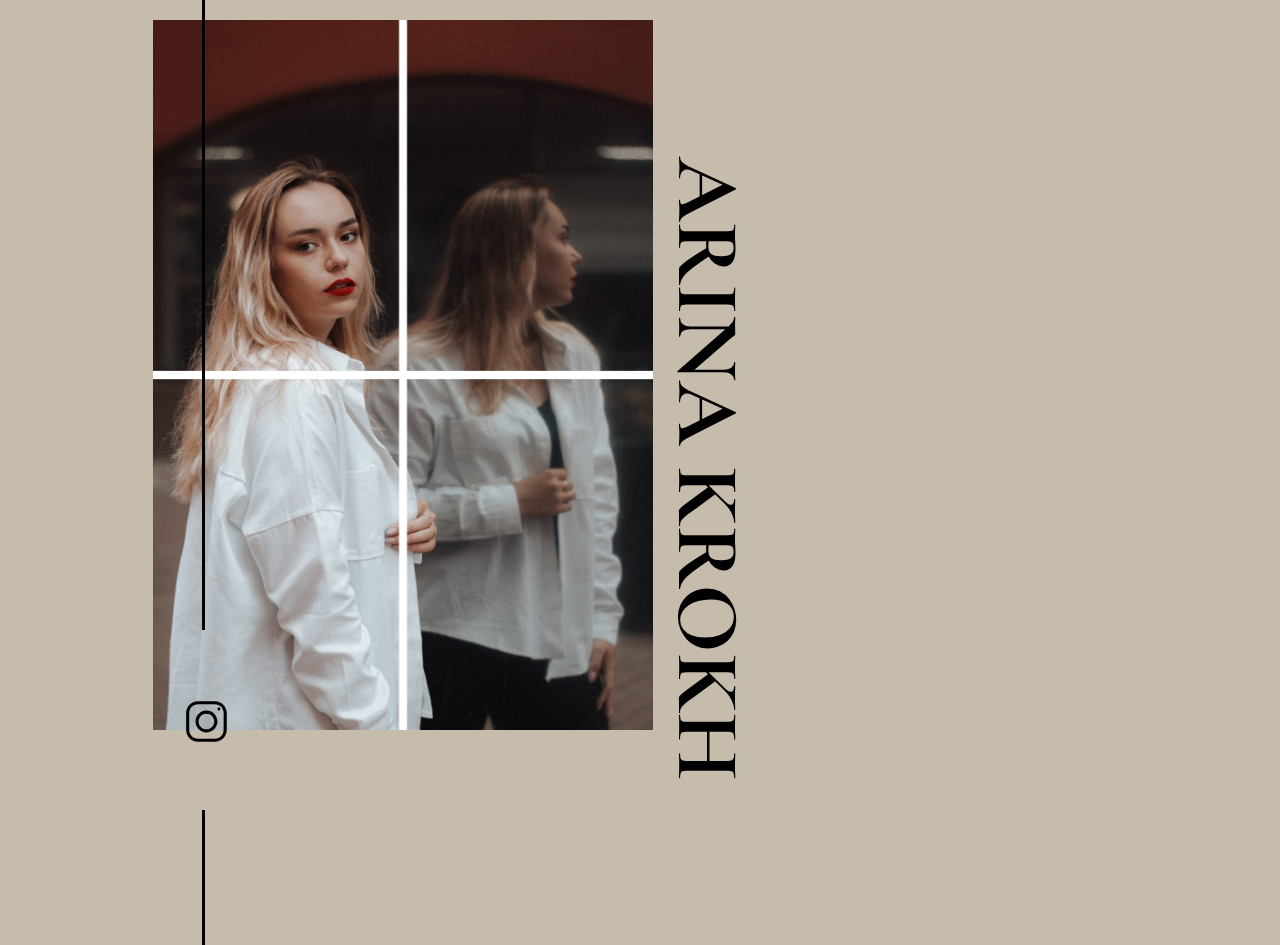
<file: index.html>
<!DOCTYPE html>
<html>
<html lang="ru">
<link rel="stylesheet" href="css/arina.css">
<link href="https://fonts.googleapis.com/css2?family=Amatic+SC:wght@400;700&family=Cormorant+Garamond:wght@500;600;700&display=swap" rel="stylesheet">
<head>
	<title>Arina</title>
</head>
<body>
	<div class="page1">
		<div class="line">
			<div class="line1"></div>
			<a href="https://www.instagram.com/arinakrokh/">
			<img src="img/01.svg" width="50px" height="50px">
			</a>
			<div class="line2"></div>
		</div>
		<div class="pic">
			<img src="img/01.jpg" width="500px" height="710px">
		</div>
		<div class="title">
			<a href="index1.html">ARINA KROKH</a>
		</div>
	</div>
</body>
</html>
</file>
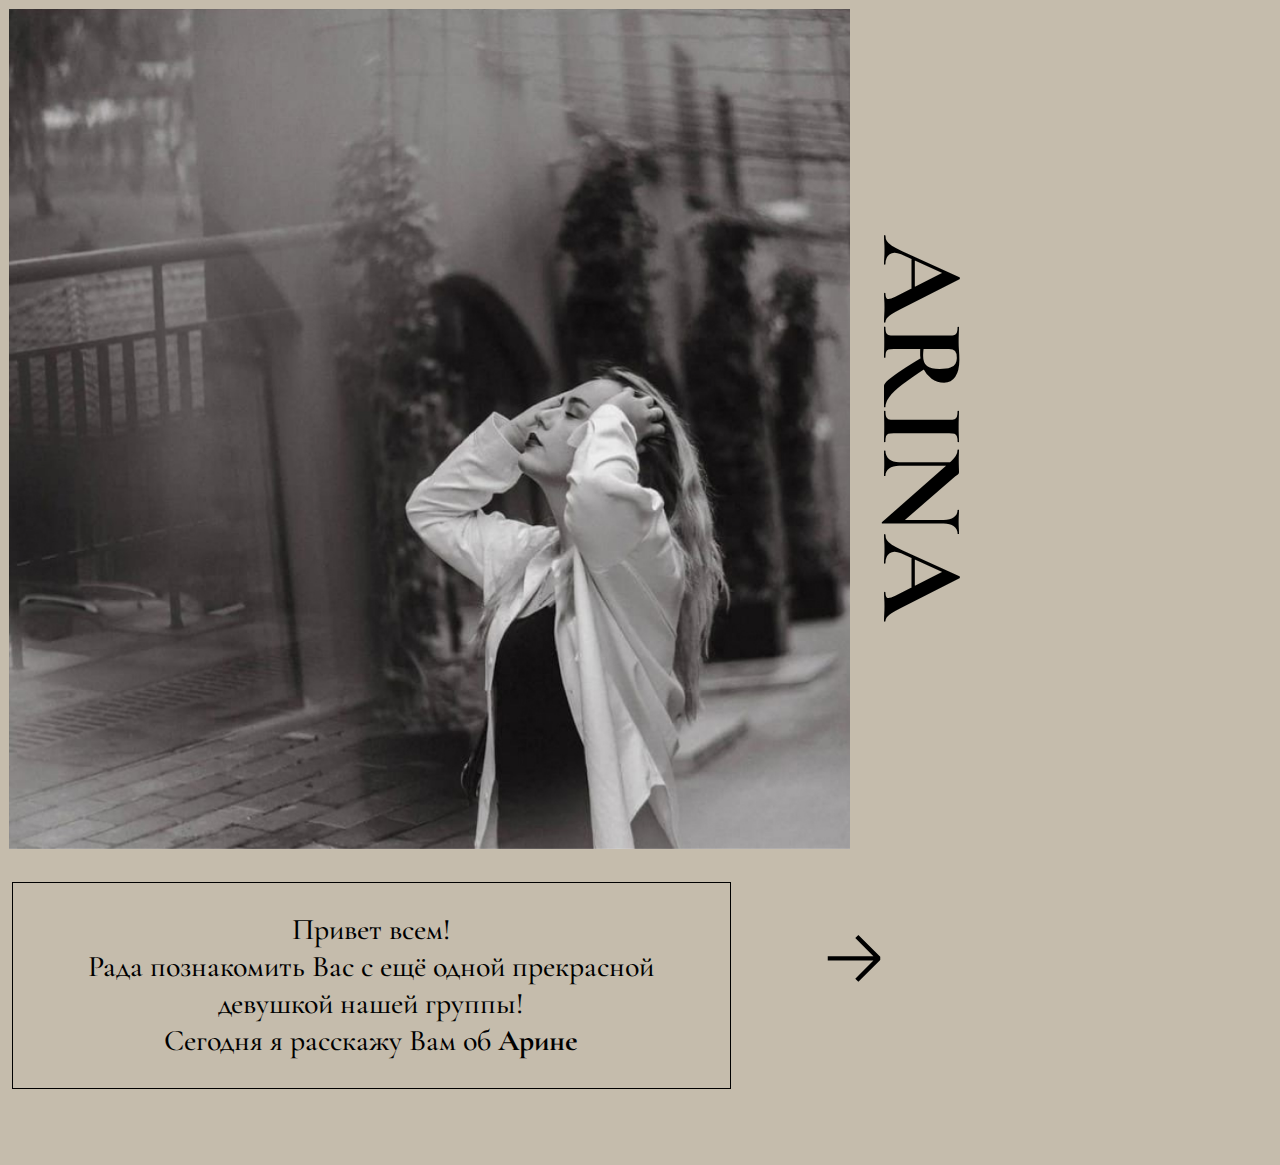
<file: index1.html>
<!DOCTYPE html>
<html>
<html lang="ru">
<link rel="stylesheet" href="css/arina.css">
<link href="https://fonts.googleapis.com/css2?family=Amatic+SC:wght@400;700&family=Cormorant+Garamond:wght@500;600;700&display=swap" rel="stylesheet">
<head>
	<title>Arina</title>
</head>
<body>
	<div class="page2">
		<div class="part1">
			<div class="hover-img">
			<img src="img/02.jpg" width="850px" height="840px">
			</div>
			<p>ARINA</p>
		</div>
		<div class="part2">
			<div class="ret">
				<p>Привет всем!
					<br>Рада познакомить Вас с ещё одной прекрасной девушкой нашей группы!
					<br>Сегодня я расскажу Вам об <b>Арине</b>
				</p>
			</div>
			<div class="arrow">
				<a href="index2.html"><img src="img/02.svg"></a>
			</div>
		</div>
	</div>
</body>
</html>
</file>
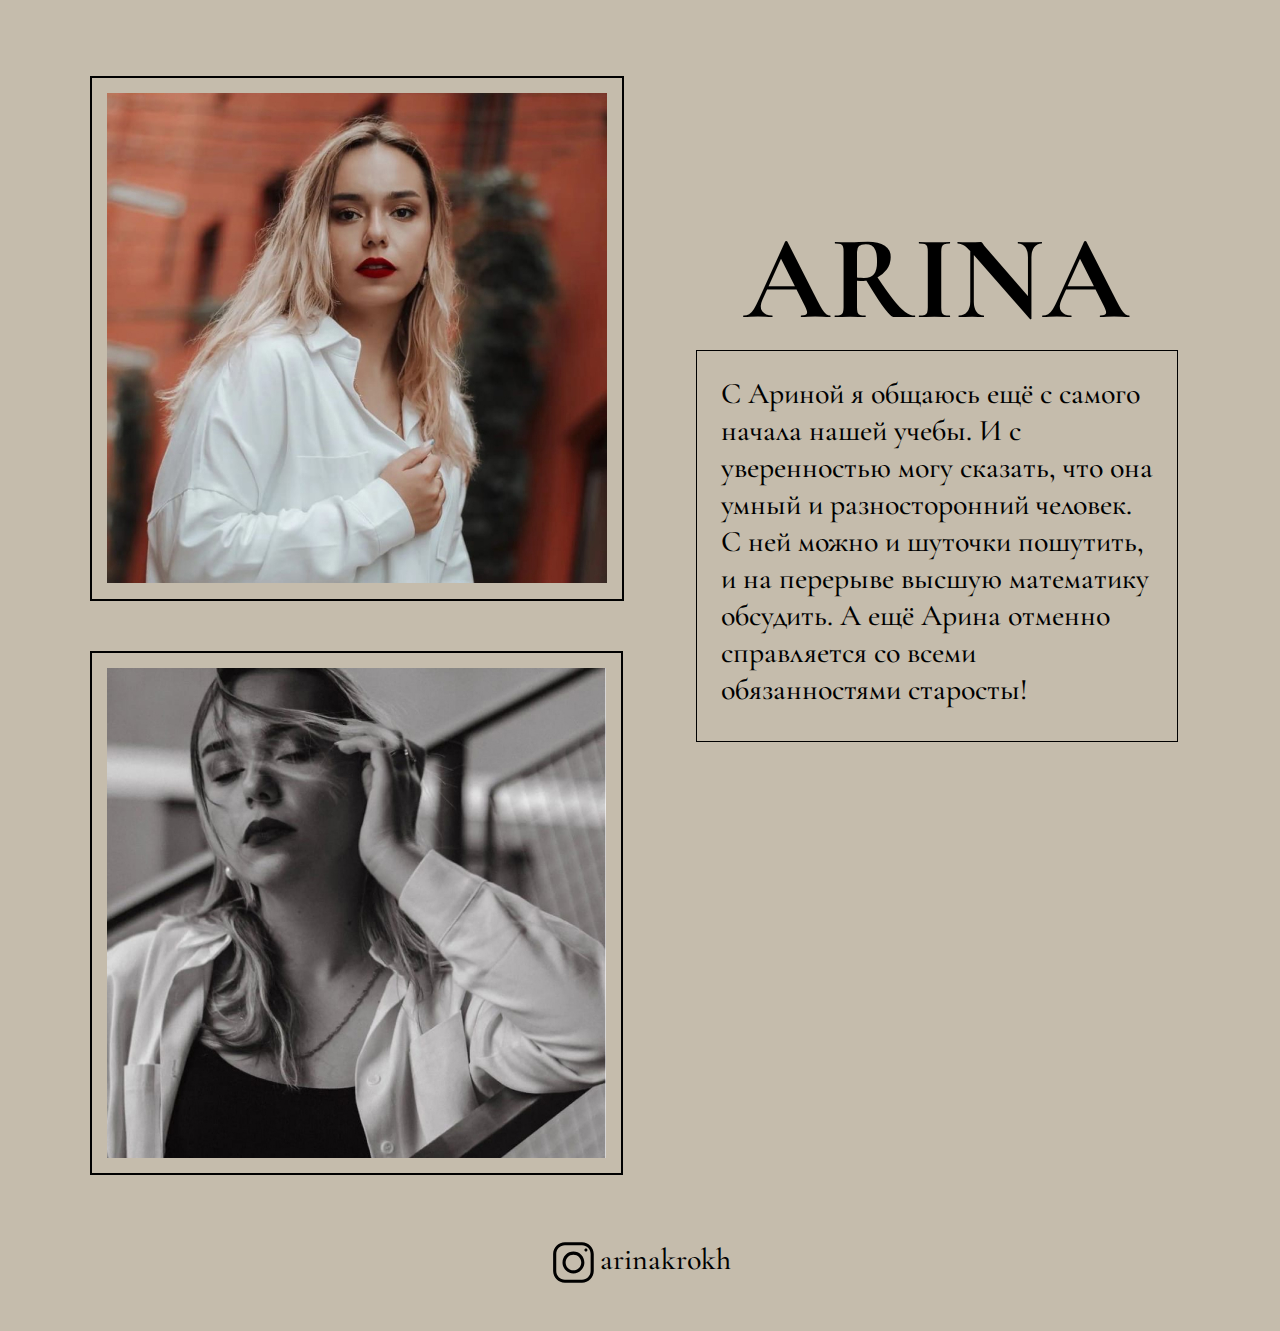
<file: index2.html>
<!DOCTYPE html>
<html>
<html lang="ru">
<link rel="stylesheet" href="css/arina.css">
<link href="https://fonts.googleapis.com/css2?family=Amatic+SC:wght@400;700&family=Cormorant+Garamond:wght@500;600;700&display=swap" rel="stylesheet">
<head>
	<title>Arina</title>
</head>
<body>
	<div class="page3">
		
		<div class="blocks">
			<div class="block1">
				<img src="img/03.jpg">
				<img src="img/04.jpg">
			</div>
			<div class="block2">
				<h2>ARINA</h2>
				<div class="ret2">
					<p>С Ариной я общаюсь ещё с самого начала нашей учебы. И с уверенностью могу сказать, что она умный и разносторонний человек.
					<br>С ней можно и шуточки пошутить, и на перерыве высшую математику обсудить.
					А ещё Арина отменно справляется со всеми обязанностями старосты!</p>
				</div>
			</div>
		</div>
		<div class="footer">
			<a href="https://www.instagram.com/arinakrokh/"><img src="img/01.svg"></a>
			<p>arinakrokh</p>
		</div>
	</div>
	

</body>
</html>
</file>
<file: css/arina.css>
*{
	margin: 0;
	padding: 0;
}
body{
	background-color: #C5BCAC;
}
.page1{
	display: flex;
	flex-direction: row;
	justify-content: center;
	width: 80%;
}
.line{
	display: flex;
	flex-direction: column;
	height: 100%;
}
.line1{
	border-left: 3px solid #000000;
    height:70%;
    position: absolute;
    left: 16%;
    margin-left: -3px;
    top: 0;	
}
.line2{
	border-left: 3px solid #000000;
    height:15%;
    position: absolute;
    left: 16%;
    margin-left: -3px;
    top: 90%;
}
.line img{
	position: absolute;
	left:14.5%;
	margin-left: -3px;
	top:77.5%;
	z-index: 100;
}
.pic img{
	margin-top: 4%;
	background-color: #C5BCAC;
	
}
.title a{
	font-family: 'Cormorant Garamond';
	font-size: 90px;
	font-weight: 700;
	writing-mode: vertical-lr;
	margin-top: 72%;
	text-decoration: none;
	color: #000000;
}
.page2{
	display: flex;
	flex-direction: column;
	width: 100%;
}
.part1{
	display: flex;
	flex-direction: row;

}
.hover-img{
	display: inline-block; 
  	overflow: hidden;
}
.hover-img img{
	margin: 1%;
	padding: 0;
	transition: 1s; 
  	display: block;
}
.hover-img img:hover{
	transform: scale(1.2); 
}
.part1 p{
	font-family: 'Cormorant Garamond';
	font-size: 120px;
	font-weight: 700;
	writing-mode: vertical-lr;
	text-align: center;
	margin-left: 0%;
	
}

.part2{
	display: flex;
	flex-direction: row;
}
.ret{
	margin-left: 1%;
	margin-top: 2%;
	width:56%;
	height:40%;
	outline: 1px solid #000;
	margin-bottom: 6%;
	
}
.ret p{
	padding: 4%;
	font-family: 'Cormorant Garamond';
	font-size: 30px;
	font-weight: 500;
	text-align: center;

}
.arrow a{
	position: absolute;
	margin-top:5%;
	margin-left: 7%;
}
.page3{
	display: flex;
	flex-direction: column;
	justify-content: center;
	width: 100%;
	
}

.blocks{
	display: flex;
	flex-direction: row;
}
.block1{
	display: flex;
	flex-direction: column;
	width: 60%;
	margin-left: 7%;
	margin-top: 4%;
}
.block1 img{
	margin:  5% auto;
	border: 2px solid #000;
	padding: 3%;
	-webkit-transition: all 1s ease;
    transition: all 1s ease;
}
.block1 img:hover{
	-webkit-transform: rotate(15deg);
	transform: rotate(15deg);
}
.block2{
	display: flex;
	flex-direction: column;

}
.block2 h2{
	font-family: 'Cormorant Garamond';
	font-size: 120px;
	font-weight: 700;
	margin-top: 30%;
	text-align: center;
	
}
.ret2{
	width: 70%;
	outline: 1px solid #000;
	height: 390px;
	margin:  0 auto;
}
.ret2 p{

	padding: 5%;
	font-family: 'Cormorant Garamond';
	font-size: 30px;
	font-weight: 500;

}
.footer{
	display: flex;
	justify-content: center;
	margin: 3% auto;
}
.footer p{
	color: #000;
	margin-top: 1%;
	font-family:'Cormorant Garamond' ;
	font-weight: 500;
	font-size: 30px;
}
</file>
